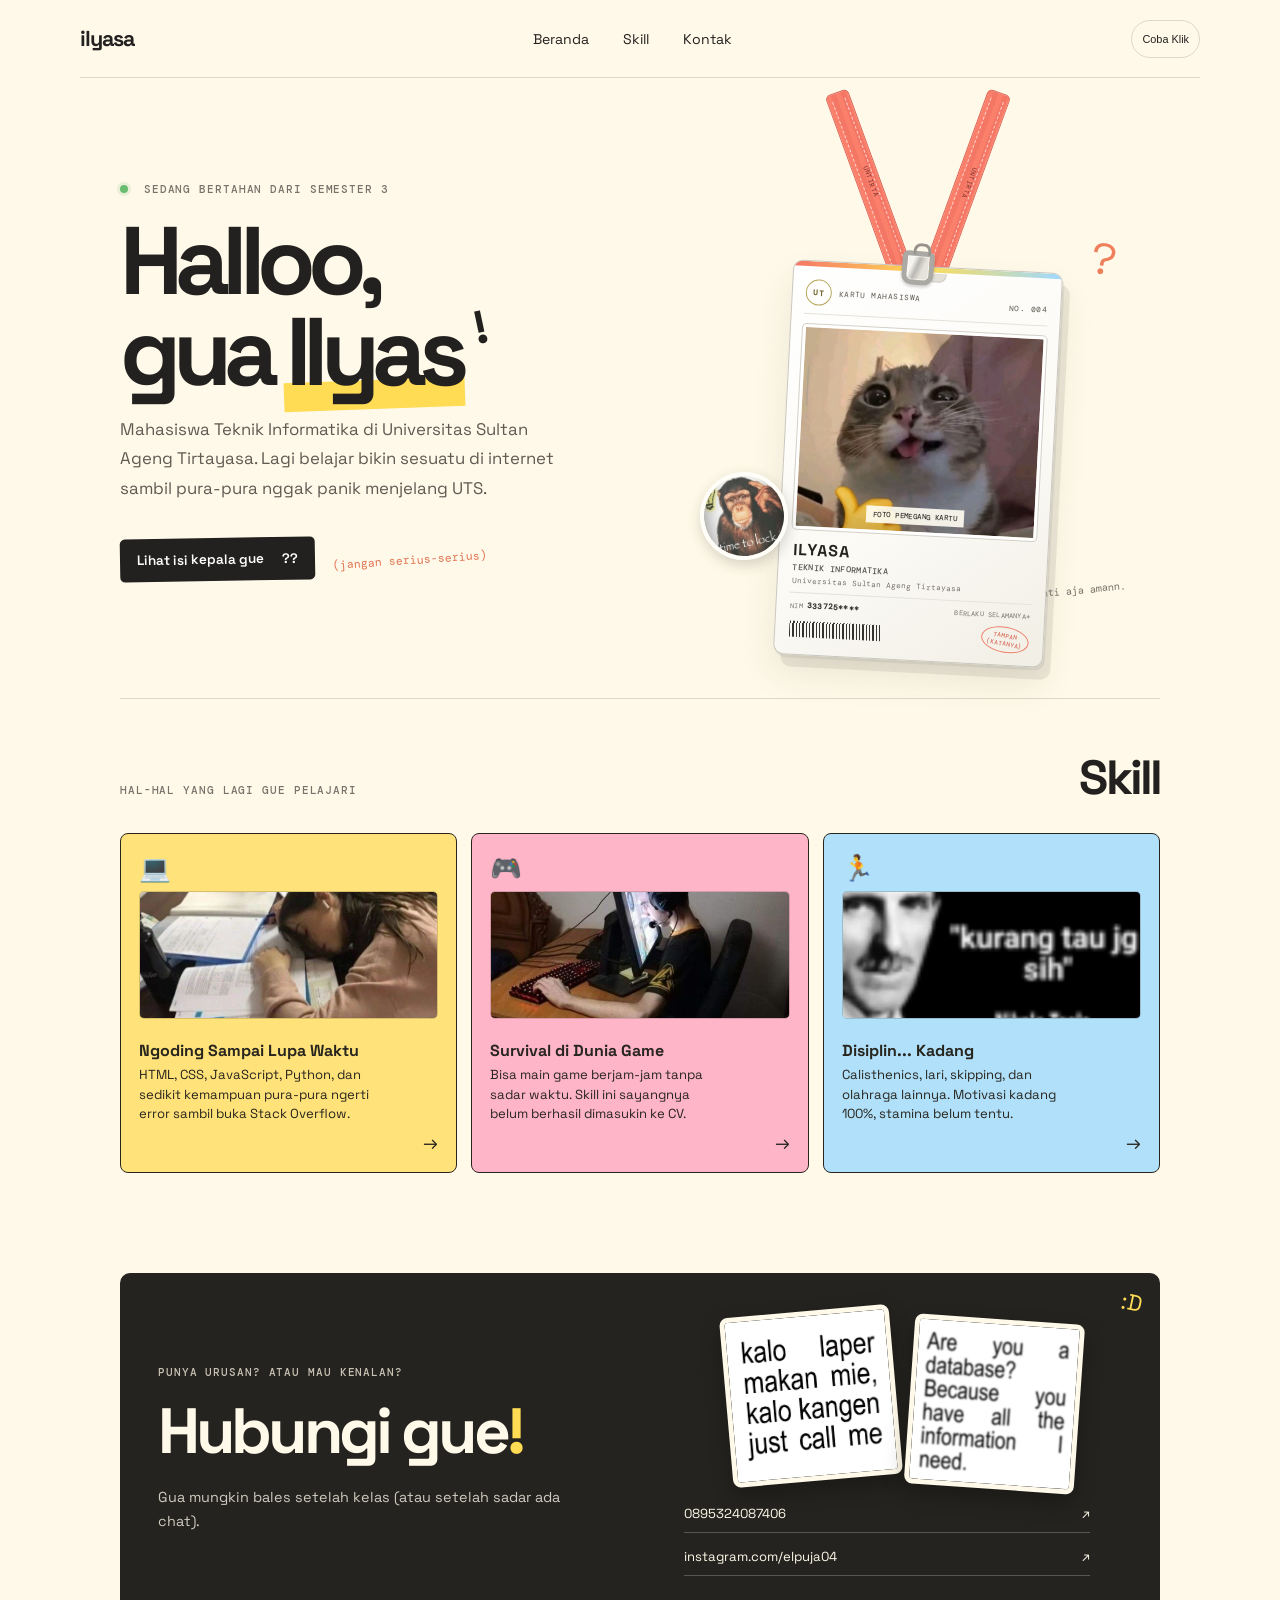
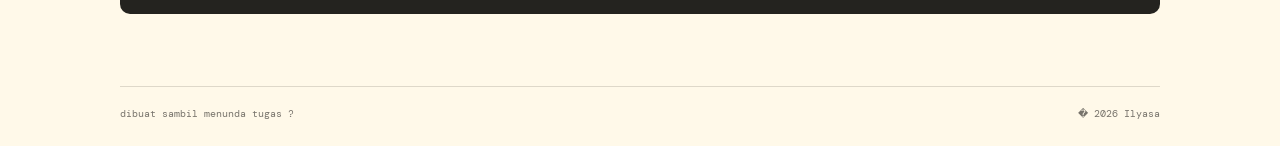
<file: days - 1/index.html>
<!DOCTYPE html>
<html lang="id">
<head>
    <meta charset="UTF-8">
    <meta name="viewport" content="width=device-width, initial-scale=1.0">
    <meta name="theme-color" content="#fff4c8">
    <title>D-1 Profile-Cihhuyyy</title>
    <link rel="stylesheet" href="style.css">
</head>
<body>
    <header class="site-header">
        <a class="brand" href="#home" aria-label="Ke beranda">ilyasa<span></span></a>
        <nav aria-label="Navigasi utama">
            <a href="#home">Beranda</a>
            <a href="#skills">Skill</a>
            <a href="#contact">Kontak</a>
        </nav>
        <button class="theme-toggle" type="button" aria-label="Ganti tema" aria-pressed="false">Coba Klik</button>
    </header>

    <main>
        <section class="hero section-wrap" id="home">
            <div class="hero-copy">
                <p class="eyebrow"><span class="status-dot"></span> sedang bertahan dari semester 3</p>
                <h1>Halloo,<br>gua <span class="name-highlight">Ilyas</span><span class="wave">!</span></h1>
                <p class="intro">Mahasiswa Teknik Informatika di Universitas Sultan Ageng Tirtayasa. Lagi belajar bikin sesuatu di internet sambil pura-pura nggak panik menjelang UTS.</p>
                <a class="button-link" href="#skills">Lihat isi kepala gue <span aria-hidden="true">??</span></a>
                <span class="scribble" aria-hidden="true">(jangan serius-serius)</span>
            </div>

            <div class="photo-area" aria-label="Foto profil Ilyasa dengan kartu ID bergaya lanyard">
                <div class="badge-hanger">
                    <div class="lanyard-strap" aria-hidden="true">
                        <span class="strap-side strap-left">UNTIRTA</span>
                        <span class="strap-side strap-right">UNTIRTA</span>
                    </div>
                    <div class="lanyard-clip" aria-hidden="true"></div>
                    <div class="id-card">
                        <div class="card-top">
                            <span class="card-brand"><strong>UT</strong><small>KARTU MAHASISWA</small></span>
                            <span class="card-serial">NO. 004</span>
                        </div>
                        <div class="photo-placeholder">
                            <img class="profile-photo" src="./assets penting/foto_guehj.jpeg" alt="Foto profil Ilyasa: kucing dengan pose santai">
                            <span class="photo-label">FOTO PEMEGANG KARTU</span>
                        </div>
                        <div class="card-info">
                            <strong>ILYASA</strong>
                            <span class="card-role">TEKNIK INFORMATIKA</span>
                            <span class="card-campus">Universitas Sultan Ageng Tirtayasa</span>
                        </div>
                        <div class="card-meta"><span>NIM <strong>333725****</strong></span><span>BERLAKU SELAMANYA*</span></div>
                        <div class="card-footer"><span class="card-barcode" aria-hidden="true"></span><span class="card-stamp">TAMPAN<br>(KATANYA)</span></div>
                    </div>
                </div>
                <img class="photo-sticker" src="./assets penting/319333429849190320.jpeg" alt="Monyet kecil jadi penyemangat kuliah">
                <span class="orbit orbit-one" aria-hidden="true">?</span>
                <span class="orbit orbit-two" aria-hidden="true">?</span>
                <span class="photo-caption">foto formal? nanti aja amann.</span>
            </div>
        </section>

        <section class="skills section-wrap" id="skills">
            <div class="section-heading">
                <p class="eyebrow">hal-hal yang lagi gue pelajari</p>
                <h2>Skill</h2>
            </div>
        
            <div class="skill-list">
                <article class="skill-card skill-yellow">
                    <span class="skill-emoji">💻</span>
                    <img class="skill-image" src="./assets penting/jurusan.jpeg" alt="Meme mahasiswa tertidur saat belajar">
                    <div>
                        <h3>Ngoding Sampai Lupa Waktu</h3>
                        <p>HTML, CSS, JavaScript, Python, dan sedikit kemampuan pura-pura ngerti error sambil buka Stack Overflow.</p>
                    </div>
                    <span class="card-arrow">→</span>
                </article>

                <article class="skill-card skill-pink">
                    <span class="skill-emoji">🎮</span>
                    <img class="skill-image" src="./assets penting/game.jpeg" alt="Meme gamer yang terlalu fokus bermain">
                    <div>
                        <h3>Survival di Dunia Game</h3>
                        <p>Bisa main game berjam-jam tanpa sadar waktu. Skill ini sayangnya belum berhasil dimasukin ke CV.</p>
                    </div>
                    <span class="card-arrow">→</span>
                </article>

                <article class="skill-card skill-blue">
                    <span class="skill-emoji">🏃</span>
                    <img class="skill-image" src="./assets penting/quotes.jpeg" alt="Kutipan absurd bergaya Nikola Tesla">
                    <div>
                        <h3>Disiplin... Kadang</h3>
                        <p>Calisthenics, lari, skipping, dan olahraga lainnya. Motivasi kadang 100%, stamina belum tentu.</p>
                    </div>
                    <span class="card-arrow">→</span>
                </article>
            </div>


        </section>

        <section class="contact section-wrap" id="contact">
            <div class="contact-box">
                <div class="contact-copy-wrap">
                    <p class="eyebrow">punya urusan? atau mau kenalan?</p>
                    <h2>Hubungi gue<span>!</span></h2>
                    <p class="contact-copy">Gua mungkin bales setelah kelas (atau setelah sadar ada chat).</p>
                </div>
                <div class="contact-side">
                    <div class="contact-images" aria-label="Meme buat yang mau menghubungi Ilyasa">
                        <img class="contact-image contact-image-call" src="./assets penting/call_me.jpeg" alt="Meme: kalau kangen, just call me">
                        <img class="contact-image contact-image-database" src="./assets penting/database.jpeg" alt="Meme gombalan: kamu database karena punya semua informasi yang dibutuhkan">
                    </div>
                    <div class="contact-links">
                        <a href="tel:+62895324087406">0895324087406 <span aria-hidden="true">↗</span></a>
                        <a href="https://instagram.com/elpuja04" target="_blank" rel="noreferrer">instagram.com/elpuja04 <span aria-hidden="true">↗</span></a>
                    </div>
                </div>
                <span class="contact-doodle" aria-hidden="true">:D</span>
            </div>
        </section>
    </main>

    <footer class="site-footer"><span>dibuat sambil menunda tugas ?</span><span>� <span id="year"></span> Ilyasa</span></footer>
    <script src="script.js"></script>
</body>
</html>
</file>
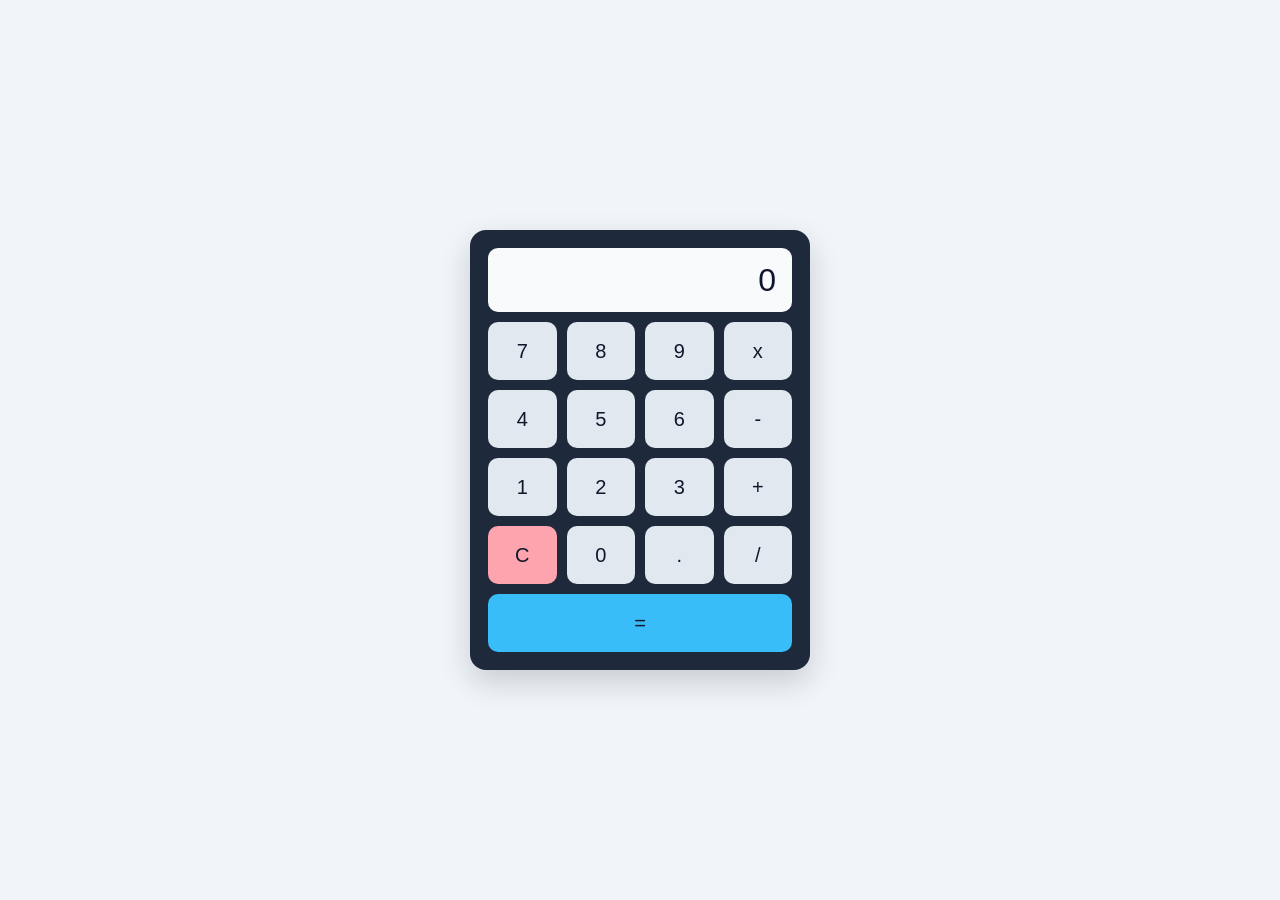
<file: days - 2/index.html>
<!DOCTYPE html>
<html lang="en">
<head>
    <meta charset="UTF-8">
    <meta name="viewport" content="width=device-width, initial-scale=1.0">
    <title>Day - 2 Kalkulator</title>
    <link rel="stylesheet" href="style.css">
</head>
<body>
    <div id="container">
        <div id="display">0</div>
        <div id="btnNumber">
            <button class="angka">9</button>
            <button class="angka">8</button>
            <button class="angka">7</button>
            <button class="angka">6</button>
            <button class="angka">5</button>
            <button class="angka">4</button>
            <button class="angka">3</button>
            <button class="angka">2</button>
            <button class="angka">1</button>
            <button class="angka">0</button>
        </div>
        <div id="btnOperator">
            <button class="operator">+</button>
            <button class="operator">-</button>
            <button class="operator">x</button>
            <button class="operator">/</button>
        </div>
        <div id="otherBtn">
            <button id="equal">=</button>
            <button id="clear">C</button>
            <button id="decimal">.</button>
        </div>
    </div>

    <script src="script.js"></script>
</body>
</html>
</file>
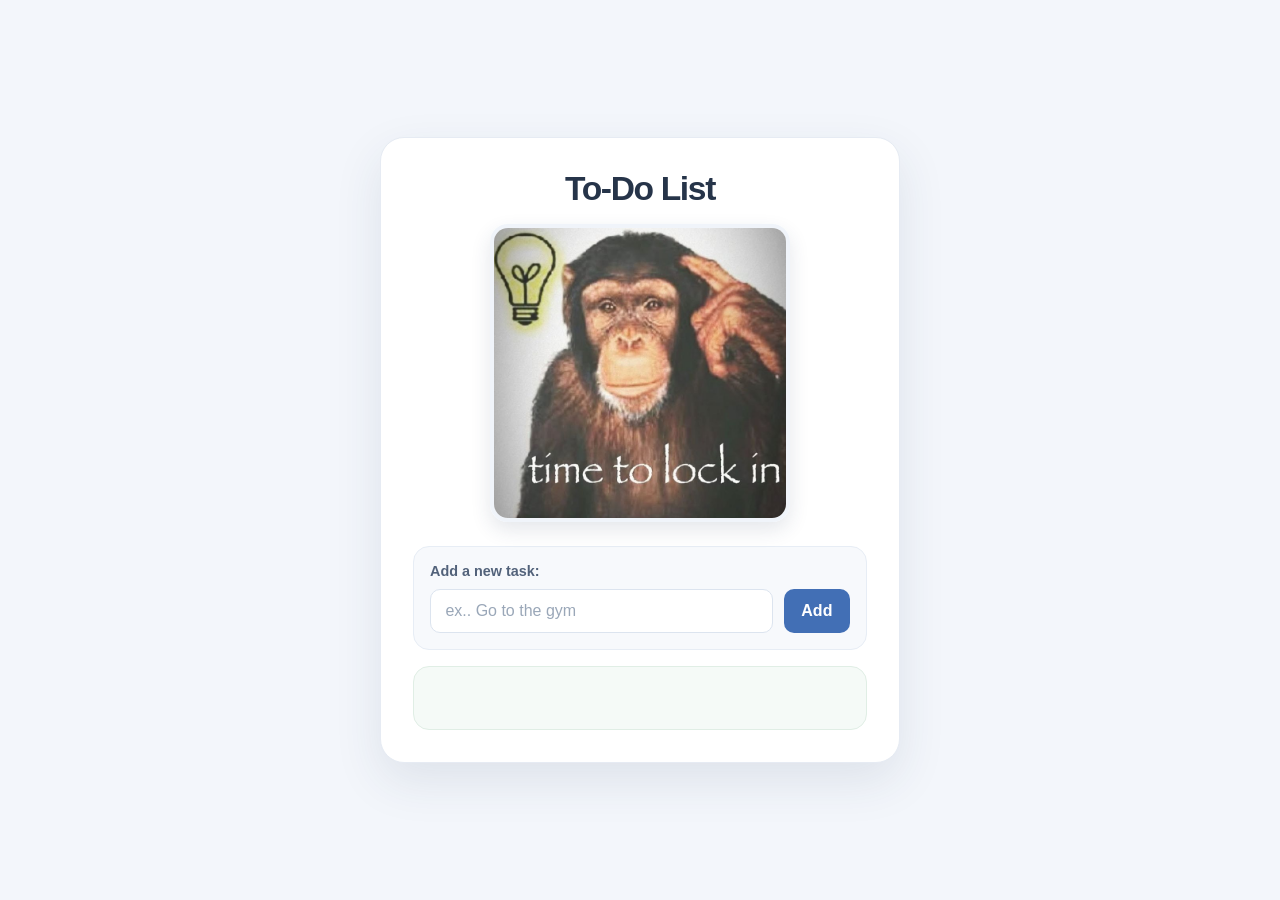
<file: days - 3/index.html>
<!DOCTYPE html>
<html lang="en">
<head>
    <meta charset="UTF-8">
    <meta name="viewport" content="width=device-width, initial-scale=1.0">
    <title>Day - 3 To-Do List</title>
    <link rel="stylesheet" href="style.css">
</head>
<body>
<div id="app">
    <header>
        <h2>To-Do List</h2>
        <div class="meme">
        <img src="../days - 1/assets penting/319333429849190320.jpeg" alt="">
        </div>
    </header>
    <div id="container">
        <div class="toDo">
            <label for="input">Add a new task:</label>
            <input type="text" id="input" placeholder="ex.. Go to the gym">
            <button id="add">Add</button>
        </div>
        <div class="check">
            <ul id="task-list"></ul>
        </div>
    </div>
</div>
    <script src="script.js"></script>
</body>
</file>
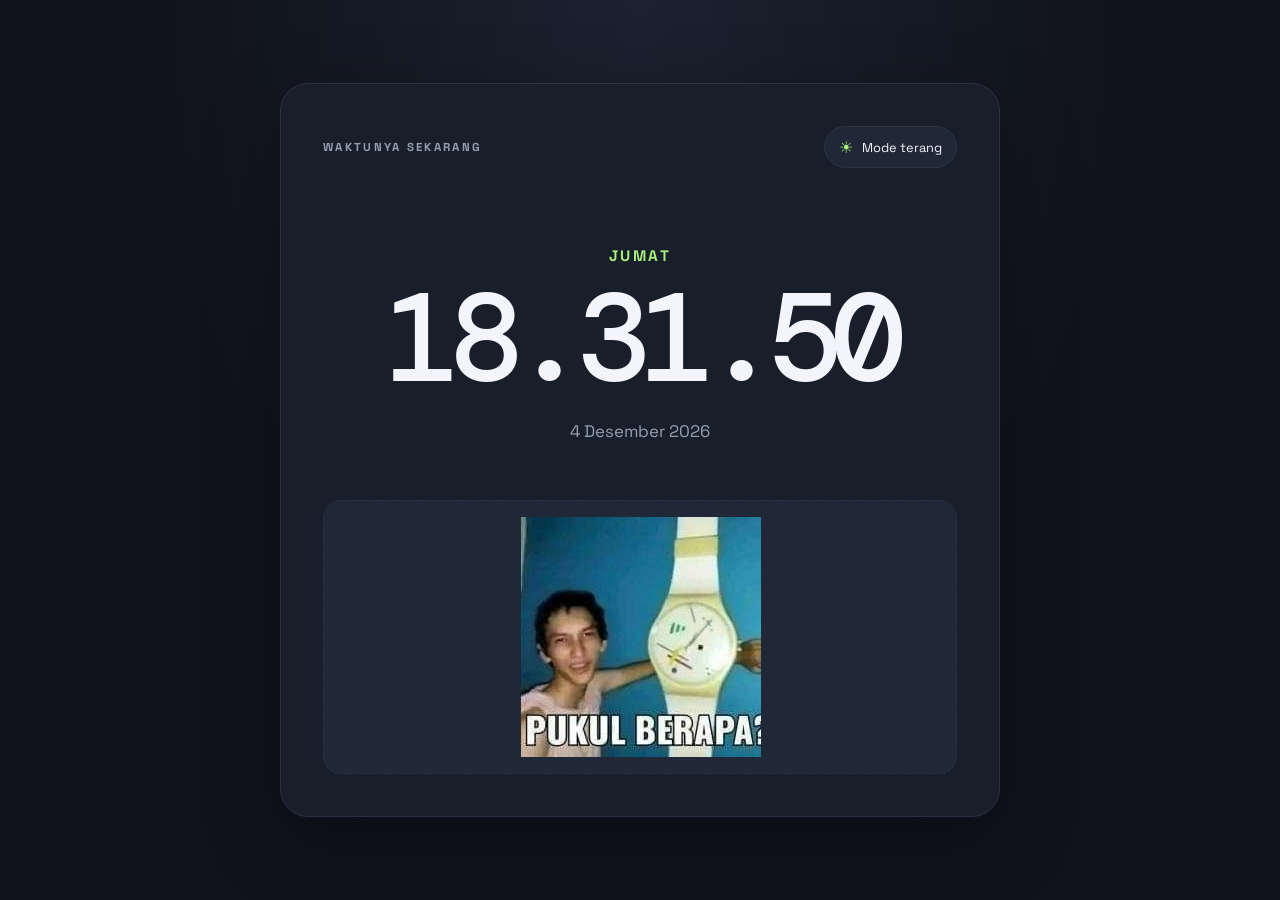
<file: days - 4/index.html>
﻿<!DOCTYPE html>
<html lang="id">
<head>
    <meta charset="UTF-8">
    <meta name="viewport" content="width=device-width, initial-scale=1.0">
    <meta name="theme-color" content="#10131c">
    <title>Day 4 — Digital Clock</title>
    <link rel="stylesheet" href="style.css">
    <script src="script.js" defer></script>
</head>
<body>
    <main class="clock-card">
        <header class="topbar">
            <p class="eyebrow">WAKTUNYA SEKARANG</p>
            <button class="theme-toggle" type="button" aria-label="Ganti ke tema terang" aria-pressed="false">
                <span class="theme-icon" aria-hidden="true">☀</span>
                <span class="theme-label">Mode terang</span>
            </button>
        </header>

        <section class="clock-content" aria-label="Jam digital">
            <p class="day"></p>
            <div class="clock" role="timer" aria-live="off">00:00:00</div>
            <p class="date"></p>
        </section>

        <section class="meme-slot" aria-label="Area meme">
            <img class="meme-image" src="times.jpeg" alt="Meme orang bertanya, “Pukul berapa?”">
        </section>
    </main>
</body>
</html>
</file>
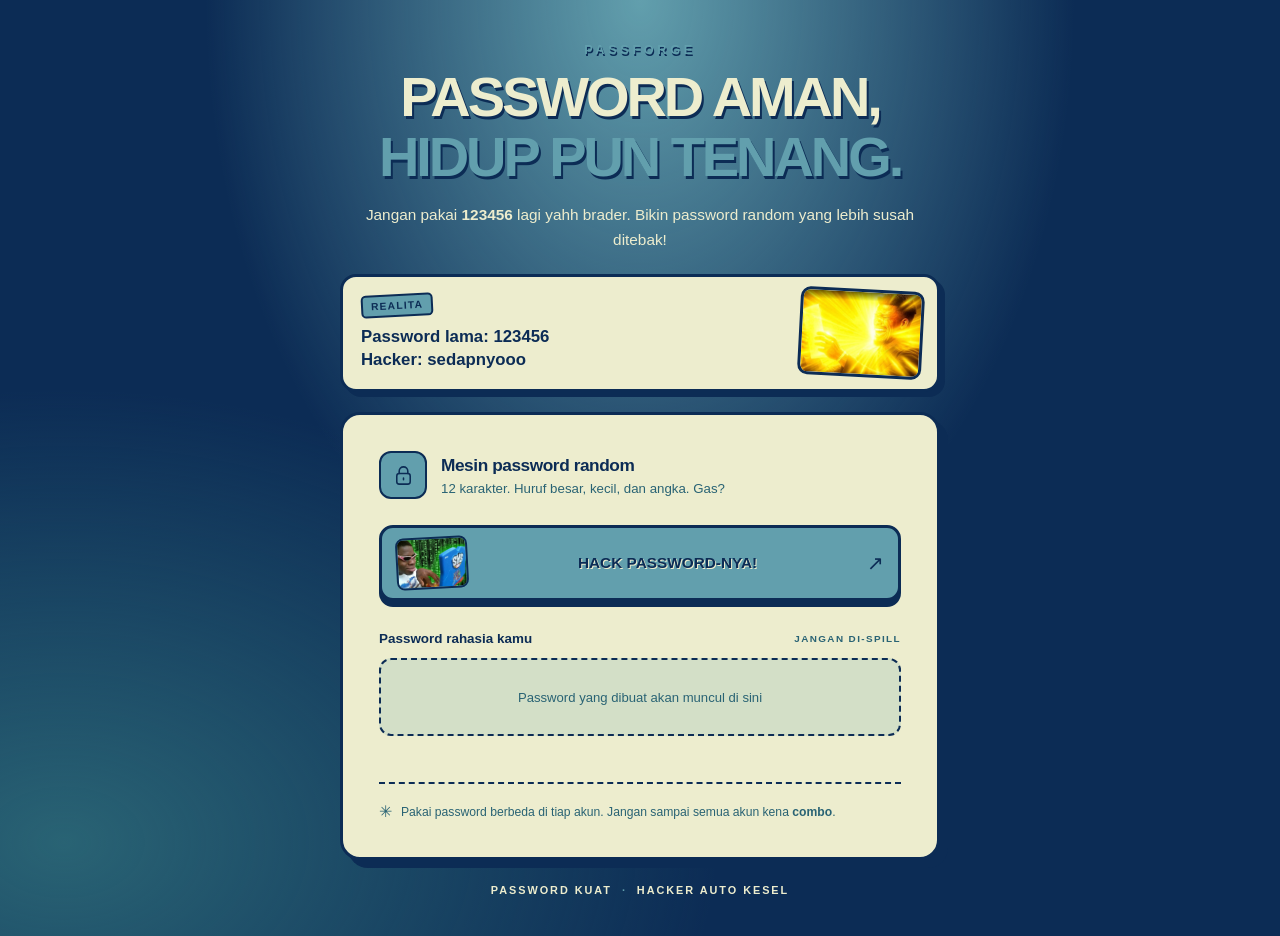
<file: days - 5/index.html>
<!DOCTYPE html>
<html lang="id">
<head>
    <meta charset="UTF-8">
    <meta name="viewport" content="width=device-width, initial-scale=1.0">
    <meta name="theme-color" content="#0C2C55">
    <meta name="description" content="PassForge adalah random password generator untuk membuat password yang kuat dan sulit ditebak.">
    <title>Day 5 — PassForge | Random Password Generator</title>
    <link rel="stylesheet" href="style.css">
</head>
<body>
    <main id="container">

        <header class="intro">
            <p class="brand">PASSFORGE</p>

            <h1>Password aman,<br><span>Hidup pun Tenang.</span></h1>

            <p class="intro-copy">
                Jangan pakai <strong>123456</strong> lagi yahh brader.
                Bikin password random yang lebih susah ditebak!
            </p>
        </header>

        <aside class="meme-banner" aria-label="Meme tentang password">
            <div class="meme-caption">
                <span class="meme-tag">REALITA</span>
                <p>
                    Password lama: <strong>123456</strong><br>
                    Hacker: <strong>sedapnyooo</strong>
                </p>
            </div>

            <img 
                src="top_secret/gold.jpeg" 
                alt="Meme dengan efek emas dramatis"
            >
        </aside>

        <section class="generator-card" aria-labelledby="generator-title">

            <div class="card-heading">
                <div class="lock-icon" aria-hidden="true">
                    <svg viewBox="0 0 24 24" fill="none">
                        <path d="M7.5 10V7.5a4.5 4.5 0 0 1 9 0V10" />
                        <rect x="5" y="10" width="14" height="11" rx="2.5" />
                        <path d="M12 14.5v2" />
                    </svg>
                </div>

                <div>
                    <h2 id="generator-title">Mesin password random</h2>
                    <p class="card-description">
                        12 karakter. Huruf besar, kecil, dan angka. Gas?
                    </p>
                </div>
            </div>

            <div class="pass">
                <button class="get_pass" type="button">
                    <img 
                        class="button-meme" 
                        src="top_secret/hack.jpeg" 
                        alt=""
                    >

                    <span class="button-label">
                        HACK PASSWORD-NYA!
                    </span>

                    <span class="button-arrow" aria-hidden="true">
                        ↗
                    </span>
                </button>
            </div>

            <section class="result" aria-labelledby="result-title">

                <div class="result-heading">
                    <h3 id="result-title">
                        Password rahasia kamu
                    </h3>

                    <span class="result-label">
                        JANGAN DI-SPILL
                    </span>
                </div>

                <ul aria-live="polite" aria-relevant="additions text"></ul>

                <p 
                    class="result-status" 
                    role="status" 
                    aria-live="polite"
                ></p>

            </section>

            <div class="card-footer">
                <span class="footer-icon" aria-hidden="true">
                    ✳
                </span>

                <p>
                    Pakai password berbeda di tiap akun.
                    Jangan sampai semua akun kena <strong>combo</strong>.
                </p>
            </div>

        </section>

        <p class="page-note">
            PASSWORD KUAT <span>·</span> HACKER AUTO KESEL
        </p>

    </main>

    <script src="script.js"></script>
</body>
</html>
</file>
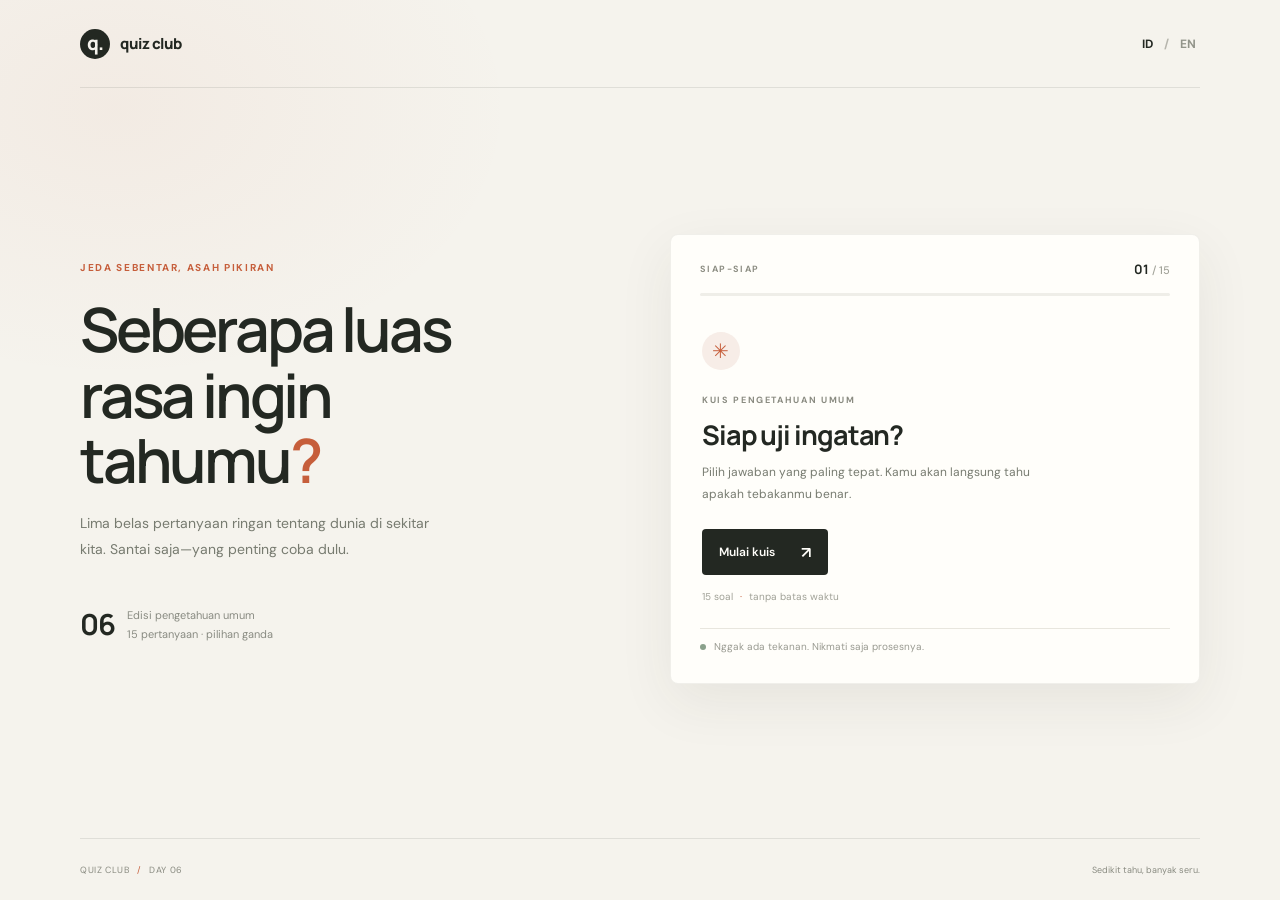
<file: days - 6/index.html>
<!DOCTYPE html>
<html lang="id">
<head>
    <meta charset="UTF-8">
    <meta name="viewport" content="width=device-width, initial-scale=1.0">
    <meta name="theme-color" content="#f5f3ed">
    <meta name="description" content="Kuis singkat untuk menguji pengetahuan umum. Pilih bahasa dan mulai bermain.">
    <title>Quiz Club — Kuis Pengetahuan Umum</title>
    <link rel="stylesheet" href="style.css">
</head>
<body>
    <main class="page-shell">
        <header class="topbar">
            <a class="wordmark" href="./" aria-label="Quiz Club, beranda">
                <span class="wordmark-mark" aria-hidden="true">q.</span>
                <span>quiz club</span>
            </a>
            <div class="language-picker" role="group" aria-label="Pilih bahasa">
                <button class="language-button is-active" type="button" data-language="id" aria-pressed="true">ID</button>
                <span aria-hidden="true">/</span>
                <button class="language-button" type="button" data-language="en" aria-pressed="false">EN</button>
            </div>
        </header>

        <section class="quiz-layout" aria-live="polite">
            <div class="intro-column">
                <p class="eyebrow" id="eyebrow">JEDA SEBENTAR, ASAH PIKIRAN</p>
                <h1 id="page-title">Seberapa luas<br>rasa ingin tahumu<span class="title-period">?</span></h1>
                <p class="intro-copy" id="intro-copy">Lima belas pertanyaan ringan tentang dunia di sekitar kita. Santai saja—yang penting coba dulu.</p>
                <div class="edition-note">
                    <span class="edition-number">06</span>
                    <span id="edition-copy">Edisi pengetahuan umum<br>15 pertanyaan · pilihan ganda</span>
                </div>
            </div>

            <div class="quiz-card" id="quiz-card">
                <div class="card-topline">
                    <span class="card-kicker" id="card-kicker">SIAP-SIAP</span>
                    <span class="card-index" id="card-index">01 <span>/ 15</span></span>
                </div>
                <div class="progress-track" id="progress-track" role="progressbar" aria-label="Progres kuis" aria-valuemin="0" aria-valuemax="15" aria-valuenow="0">
                    <span class="progress-fill" id="progress-fill"></span>
                </div>

                <div class="welcome-panel" id="welcome-panel">
                    <div class="sparkle" aria-hidden="true">✳</div>
                    <p class="welcome-label" id="welcome-label">KUIS PENGETAHUAN UMUM</p>
                    <h2 id="welcome-title">Siap uji ingatan?</h2>
                    <p class="welcome-copy" id="welcome-copy">Pilih jawaban yang paling tepat. Kamu akan langsung tahu apakah tebakanmu benar.</p>
                    <button class="primary-button" id="start-button" type="button">
                        <span id="start-label">Mulai kuis</span>
                        <span aria-hidden="true">↗</span>
                    </button>
                    <p class="small-note" id="small-note">15 soal <span>·</span> tanpa batas waktu</p>
                </div>

                <div class="question-panel" id="question-panel" hidden>
                    <div class="question-meta">
                        <span class="category-pill" id="category-pill"></span>
                        <span class="score-note" id="score-note"></span>
                    </div>
                    <h2 class="question-title" id="question-title"></h2>
                    <div class="answer-list" id="answer-list"></div>
                    <p class="answer-feedback" id="answer-feedback" role="status" aria-live="polite"></p>
                    <button class="primary-button next-button" id="next-button" type="button" hidden>
                        <span id="next-label">Pertanyaan berikutnya</span>
                        <span aria-hidden="true">→</span>
                    </button>
                </div>

                <div class="result-panel" id="result-panel" hidden>
                    <div class="result-stamp" aria-hidden="true">✓</div>
                    <p class="welcome-label" id="result-label">SELESAI</p>
                    <h2 id="result-title">Kuis selesai!</h2>
                    <p class="result-score"><strong id="final-score">0</strong><span id="score-total"> / 15</span></p>
                    <p class="result-copy" id="result-copy"></p>
                    <button class="primary-button" id="restart-button" type="button">
                        <span id="restart-label">Coba lagi</span>
                        <span aria-hidden="true">↻</span>
                    </button>
                </div>

                <div class="card-footnote">
                    <span class="footnote-dot" aria-hidden="true"></span>
                    <span id="footnote">Nggak ada tekanan. Nikmati saja prosesnya.</span>
                </div>
            </div>
        </section>

        <footer class="page-footer">
            <span>QUIZ CLUB <span class="footer-divider">/</span> DAY 06</span>
            <span id="footer-copy">Sedikit tahu, banyak seru.</span>
        </footer>
    </main>
    <script src="script.js"></script>
</body>
</html>
</file>
<file: days - 1/style.css>
@import url('https://fonts.googleapis.com/css2?family=DM+Mono:wght@400;500&family=Space+Grotesk:wght@400;500;600;700&display=swap');
:root {
  color-scheme: light;
  --paper: #fff9e9;
  --ink: #22211f;
  --muted: #77736b;
  --line: #ded8c9;
  --yellow: #ffdc54;
  --pink: #ff9ebe;
  --blue: #9ed9ff;
  --card: #fffdf7;
}
* {
  box-sizing: border-box;
}
html {
  scroll-behavior: smooth;
}
body {
  margin: 0;
  background: var(--paper);
  color: var(--ink);
  font-family: 'Space Grotesk', sans-serif;
  transition: background .25s, color .25s;
}
a {
  color: inherit;
}
.site-header {
  width: min(1120px, calc(100% - 48px));
  height: 78px;
  margin: auto;
  display: flex;
  align-items: center;
  justify-content: space-between;
  border-bottom: 1px solid var(--line);
}
.brand {
  font-size: 1.35rem;
  font-weight: 700;
  text-decoration: none;
  letter-spacing: -1px;
}
.brand span {
  color: #f07642;
  font: 500 .7rem 'DM Mono', monospace;
  vertical-align: top;
}
nav {
  display: flex;
  gap: 34px;
}
nav a {
  text-decoration: none;
  font-size: .88rem;
}
nav a:hover {
  text-decoration: underline;
  text-decoration-thickness: 2px;
  text-underline-offset: 5px;
}
.theme-toggle {
  border: 1px solid var(--line);
  border-radius: 999px;
  background: transparent;
  color: inherit;
  min-width: 38px;
  height: 38px;
  padding: 0 10px;
  font-size: .68rem;
  white-space: nowrap;
  cursor: pointer;
}
.section-wrap {
  width: min(1040px, calc(100% - 48px));
  margin: auto;
}
.hero {
  min-height: 620px;
  display: grid;
  grid-template-columns: 1.04fr .96fr;
  align-items: center;
  gap: 32px;
  padding-top: 30px;
  padding-bottom: 54px;
}
.eyebrow {
  font: 500 .7rem 'DM Mono', monospace;
  text-transform: uppercase;
  letter-spacing: .08em;
  color: var(--muted);
}
.status-dot {
  display: inline-block;
  width: 8px;
  height: 8px;
  margin-right: 8px;
  background: #67bc70;
  border-radius: 50%;
  box-shadow: 0 0 0 3px #67bc7025;
  animation: status-pulse 2.2s ease-out infinite;
}
h1 {
  margin: 20px 0 18px;
  font-size: clamp(3.7rem, 7.5vw, 6.7rem);
  line-height: .94;
  letter-spacing: -.085em;
}
.name-highlight {
  position: relative;
  z-index: 0;
  white-space: nowrap;
}
.name-highlight::after {
  content: '';
  position: absolute;
  z-index: -1;
  height: .3em;
  bottom: .04em;
  left: -.03em;
  right: -.04em;
  background: var(--yellow);
  transform: rotate(-2deg);
}
.wave {
  display: inline-block;
  margin-left: 13px;
  font-size: .48em;
  vertical-align: top;
  transform: rotate(-12deg);
  animation: wave-wiggle 2s ease-in-out infinite;
}
.intro {
  max-width: 440px;
  color: #5f5a52;
  font-size: 1.05rem;
  line-height: 1.75;
}
.button-link {
  display: inline-flex;
  gap: 18px;
  align-items: center;
  margin-top: 18px;
  padding: 13px 17px;
  background: var(--ink);
  color: white;
  border-radius: 5px;
  text-decoration: none;
  font-size: .85rem;
  font-weight: 600;
  transform: rotate(-1deg);
  transition: transform .2s;
}
.button-link:hover {
  transform: rotate(1deg) translateY(-2px);
}
.scribble {
  margin-left: 14px;
  color: #e27350;
  font: .72rem 'DM Mono', monospace;
  transform: rotate(-4deg);
  display: inline-block;
}
.photo-area {
  height: 480px;
  position: relative;
  display: grid;
  place-items: center;
}
.badge-hanger {
  position: relative;
  z-index: 1;
  width: 270px;
  margin-top: 130px;
  transform-origin: 50% -175px;
  animation: badge-swing 5.4s ease-in-out infinite;
}
.lanyard-strap {
  position: absolute;
  z-index: 0;
  bottom: calc(100% - 5px);
  left: 50%;
  height: 190px;
  width: 150px;
  transform: translateX(-50%);
}
.strap-side {
  position: absolute;
  bottom: 0;
  width: 24px;
  height: 100%;
  overflow: hidden;
  border: 1px solid #df6656;
  border-radius: 5px 5px 2px 2px;
  background: repeating-linear-gradient(90deg, #fa806c 0 5px, #f47766 5px 10px);
  color: #8f3d38;
  font: 500 .42rem 'DM Mono', monospace;
  letter-spacing: .1em;
  line-height: 1;
  text-align: center;
  writing-mode: vertical-rl;
  padding: 10px 6px;
}
.strap-side::after {
  content: '';
  position: absolute;
  inset: 7px 4px;
  border-left: 1px dashed #ffffffa0;
  border-right: 1px dashed #ffffffa0;
  pointer-events: none;
}
.strap-left {
  left: calc(50% - 29px);
  transform: rotate(-20deg);
  transform-origin: 50% 100%;
}
.strap-right {
  left: calc(50% + 5px);
  transform: rotate(20deg);
  transform-origin: 50% 100%;
}
.lanyard-clip {
  position: absolute;
  z-index: 3;
  top: -15px;
  left: 50%;
  width: 32px;
  height: 34px;
  border: 5px solid #aaa9a4;
  border-radius: 6px 6px 10px 10px;
  background: linear-gradient(110deg, #f5f4ef 0 25%, #b8b7b1 45%, #e6e3da 68%);
  box-shadow: 0 2px 3px #26231b35, inset 0 0 0 1px #ffffffa8;
  transform: translateX(-50%) rotate(5deg);
}
.lanyard-clip::after {
  content: '';
  position: absolute;
  width: 12px;
  height: 9px;
  left: 5px;
  top: -13px;
  border: 3px solid #96948d;
  border-bottom: 0;
  border-radius: 8px 8px 0 0;
}
.id-card {
  position: relative;
  z-index: 1;
  width: 100%;
  padding: 12px;
  overflow: hidden;
  background: linear-gradient(145deg, #fff 0%, #fbfaf5 58%, #f1eee5 100%);
  border: 1px solid #c9c7c0;
  border-radius: 10px;
  box-shadow: 2px 3px 0 #8d8b8528, 8px 12px 0 #26231b16, 0 18px 35px #35301c18;
  transform: rotate(3deg);
}
.id-card::before {
  content: '';
  position: absolute;
  top: 0;
  left: 0;
  right: 0;
  height: 5px;
  background: linear-gradient(90deg, #f47766, #ffdc54 48%, #9ed9ff);
}
.id-card::after {
  content: '';
  position: absolute;
  top: 6px;
  left: 50%;
  width: 36px;
  height: 8px;
  border: 1px solid #c9c7c0;
  border-top: 0;
  border-radius: 0 0 8px 8px;
  background: #e4e1d9;
  transform: translateX(-50%);
}
.card-top {
  display: flex;
  justify-content: space-between;
  align-items: center;
  min-height: 39px;
  padding: 6px 1px 8px;
  border-bottom: 1px solid #e5e2d9;
  font: 500 .48rem 'DM Mono', monospace;
  letter-spacing: .06em;
  color: #77736b;
}
.card-brand {
  display: flex;
  align-items: center;
  gap: 7px;
}
.card-brand strong {
  display: grid;
  width: 26px;
  height: 26px;
  place-items: center;
  border: 1px solid #b8a85b;
  border-radius: 50%;
  color: #73652b;
  font: 700 .48rem 'DM Mono', monospace;
}
.card-brand small {
  font: 500 .48rem 'DM Mono', monospace;
}
.card-serial {
  align-self: flex-end;
  padding-bottom: 3px;
}
.photo-placeholder {
  position: relative;
  height: 205px;
  margin-top: 10px;
  overflow: hidden;
  border: 3px solid #fff;
  border-radius: 4px;
  background: #eee5d1;
  box-shadow: 0 0 0 1px #d3d0c7;
}
.profile-photo {
  display: block;
  width: 100%;
  height: 100%;
  object-fit: cover;
  object-position: center 42%;
}
.photo-label {
  position: absolute;
  bottom: 7px;
  left: 50%;
  max-width: calc(100% - 20px);
  padding: 4px 7px;
  background: #fffdf2e8;
  color: #3b3932;
  font: 500 .46rem 'DM Mono', monospace;
  letter-spacing: .06em;
  text-align: center;
  transform: translateX(-50%);
  white-space: nowrap;
}
.photo-sticker {
  position: absolute;
  z-index: 2;
  left: 5%;
  bottom: 56px;
  width: clamp(62px, 11vw, 88px);
  aspect-ratio: 1;
  object-fit: cover;
  border: 4px solid var(--card);
  border-radius: 50%;
  box-shadow: 0 5px 14px #26231b30;
  transform: rotate(-12deg);
}
.card-info {
  display: flex;
  flex-direction: column;
  gap: 2px;
  padding: 10px 2px 7px;
  border-bottom: 1px solid #e5e2d9;
}
.card-info strong {
  color: #25241f;
  font-size: 1rem;
  letter-spacing: .08em;
}
.card-info .card-role {
  color: #55534c;
  font: 500 .52rem 'DM Mono', monospace;
  letter-spacing: .04em;
}
.card-info .card-campus {
  color: #77736b;
  font: .48rem 'DM Mono', monospace;
}
.card-meta {
  display: flex;
  justify-content: space-between;
  gap: 8px;
  padding: 7px 2px 5px;
  color: #77736b;
  font: .42rem 'DM Mono', monospace;
  letter-spacing: .03em;
}
.card-meta strong {
  color: #37352e;
  font-size: .48rem;
}
.card-footer {
  display: flex;
  min-height: 20px;
  align-items: center;
  justify-content: space-between;
  padding: 1px 2px 0;
}
.card-barcode {
  width: 92px;
  height: 16px;
  background: repeating-linear-gradient(90deg, #34332d 0 1px, transparent 1px 3px, #34332d 3px 5px, transparent 5px 7px, #34332d 7px 8px, transparent 8px 10px);
}
.card-stamp {
  border: 1px solid #ee806b;
  border-radius: 50%;
  color: #dc6e5c;
  padding: 4px 5px;
  font: 500 .38rem 'DM Mono', monospace;
  text-align: center;
  transform: rotate(8deg);
}
.orbit {
  position: absolute;
  color: #ef805c;
}
.orbit-one {
  top: 95px;
  right: 44px;
  font-size: 2.7rem;
  transform: rotate(12deg);
}
.orbit-two {
  left: 32px;
  bottom: 70px;
  color: #eebc32;
  font-size: 2rem;
}
.photo-caption {
  position: absolute;
  right: 7%;
  bottom: 16px;
  color: var(--muted);
  font: .65rem 'DM Mono', monospace;
  transform: rotate(-5deg);
}
.skills {
  padding: 48px 0 100px;
  border-top: 1px solid var(--line);
}
.section-heading {
  display: flex;
  align-items: baseline;
  justify-content: space-between;
  gap: 20px;
  margin-bottom: 25px;
}
.section-heading .eyebrow {
  margin: 0;
}
h2 {
  margin: 0;
  font-size: clamp(2rem, 4vw, 3rem);
  letter-spacing: -.06em;
}
.skill-list {
  display: grid;
  grid-template-columns: repeat(3, 1fr);
  gap: 14px;
}
.skill-card {
  min-height: 340px;
  padding: 18px;
  display: flex;
  flex-direction: column;
  justify-content: space-between;
  border: 1px solid #28251e;
  border-radius: 8px;
  color: #28251e;
  transition: transform .25s ease, box-shadow .25s ease;
}
.skill-card:hover {
  transform: translateY(-7px) rotate(-1deg);
  box-shadow: 0 12px 22px #26231b20;
}
.skill-yellow {
  background: #ffe37a;
}
.skill-pink {
  background: #ffb5c8;
}
.skill-blue {
  background: #b0e0fa;
}
.skill-emoji {
  font-size: 1.6rem;
}
.skill-image {
  display: block;
  width: 100%;
  height: 128px;
  object-fit: cover;
  border: 1px solid #28251e30;
  border-radius: 5px;
  transition: transform .35s ease;
}
.skill-card:hover .skill-image {
  transform: scale(1.025);
}
.skill-card h3 {
  margin: 14px 0 4px;
  font-size: 1rem;
}
.skill-card p {
  margin: 0;
  max-width: 240px;
  font-size: .82rem;
  line-height: 1.5;
}
.card-arrow {
  align-self: flex-end;
  font-size: 1.15rem;
}
.contact {
  padding-bottom: 72px;
}
.contact-box {
  position: relative;
  display: grid;
  grid-template-columns: 1fr .9fr;
  align-items: center;
  gap: 40px;
  overflow: hidden;
  padding: 38px;
  border-radius: 10px;
  background: #24231f;
  color: #fff9e9;
}
.contact-copy-wrap {
  position: relative;
  z-index: 1;
}
.contact-box .eyebrow {
  color: #c9c2b4;
}
.contact-box h2 {
  margin: 10px 0;
  font-size: clamp(2.5rem, 5vw, 4rem);
}
.contact-box h2 span {
  color: var(--yellow);
}
.contact-copy {
  max-width: 430px;
  margin-bottom: 0;
  color: #d0cbbf;
  font-size: .9rem;
  line-height: 1.65;
}
.contact-side {
  display: grid;
  gap: 24px;
}
.contact-images {
  display: flex;
  align-items: center;
  justify-content: center;
  gap: 14px;
  min-width: 0;
}
.contact-image {
  display: block;
  width: min(44%, 170px);
  aspect-ratio: 1;
  object-fit: cover;
  border: 5px solid #fff9e9;
  border-radius: 8px;
  background: #fff;
  box-shadow: 0 9px 20px #0004;
  transition: transform .25s ease;
}
.contact-image-call {
  transform: rotate(-5deg);
}
.contact-image-database {
  transform: rotate(4deg) translateY(8px);
}
.contact-image-call:hover {
  transform: rotate(-2deg) translateY(-4px);
}
.contact-image-database:hover {
  transform: rotate(1deg) translateY(4px);
}
.contact-links {
  display: flex;
  flex-direction: column;
  gap: 15px;
  padding-right: 32px;
}
.contact-links a {
  display: flex;
  justify-content: space-between;
  gap: 10px;
  padding-bottom: 10px;
  border-bottom: 1px solid #ffffff3b;
  color: #fff9e9;
  text-decoration: none;
  font-size: .82rem;
  overflow-wrap: anywhere;
  transition: padding .2s ease, color .2s ease;
}
.contact-links a:hover {
  color: var(--yellow);
  padding-left: 5px;
}
.contact-doodle {
  position: absolute;
  right: 18px;
  top: 15px;
  color: var(--yellow);
  font-size: 1.4rem;
  transform: rotate(12deg);
}
.site-footer {
  width: min(1040px, calc(100% - 48px));
  margin: auto;
  padding: 20px 0 26px;
  display: flex;
  justify-content: space-between;
  border-top: 1px solid var(--line);
  color: var(--muted);
  font: .65rem 'DM Mono', monospace;
}
body.dark-mode {
  color-scheme: dark;
  --paper: #201f1c;
  --ink: #f8f2e5;
  --muted: #aaa398;
  --line: #47433a;
  --card: #343129;
}
.dark-mode .intro {
  color: #d0cabc;
}
.dark-mode .button-link {
  background: #ffdc54;
  color: #22211f;
}
@media (max-width: 720px) {
  .site-header {
    width: calc(100% - 32px);
    height: 66px;
  }
  nav {
    gap: 16px;
  }
  nav a {
    font-size: .76rem;
  }
  .section-wrap {
    width: calc(100% - 36px);
  }
  .hero {
    min-height: 0;
    grid-template-columns: 1fr;
    gap: 0;
    padding-top: 62px;
  }
  .hero-copy {
    position: relative;
    z-index: 2;
  }
  .hero h1 {
    font-size: clamp(4rem, 16vw, 6rem);
  }
  .intro {
    max-width: 520px;
    font-size: .98rem;
  }
  .photo-area {
    height: 450px;
    margin-top: 5px;
  }
  .badge-hanger {
    margin-top: 132px;
  }
  .orbit-one {
    right: 8%;
  }
  .photo-caption {
    right: 6%;
    bottom: 5px;
  }
  .skills {
    padding: 35px 0 70px;
  }
  .section-heading {
    display: block;
  }
  .section-heading h2 {
    margin-top: 10px;
  }
  .skill-list {
    grid-template-columns: 1fr;
    gap: 11px;
  }
  .skill-card {
    min-height: 0;
    gap: 14px;
  }
  .skill-image {
    height: clamp(150px, 42vw, 230px);
  }
  .contact {
    padding-bottom: 48px;
  }
  .contact-box {
    grid-template-columns: 1fr;
    gap: 28px;
    padding: 27px 22px;
  }
  .contact-side {
    gap: 20px;
  }
  .contact-image {
    width: min(42%, 170px);
  }
  .contact-links {
    padding-right: 0;
  }
  .site-footer {
    width: calc(100% - 36px);
    gap: 12px;
    font-size: .58rem;
  }
}
@media (max-width: 390px) {
  .brand {
    font-size: 1.15rem;
  }
  nav {
    gap: 10px;
  }
  nav a {
    font-size: .69rem;
  }
  .theme-toggle {
    min-width: 34px;
    height: 34px;
    padding: 0 7px;
  }
  .scribble {
    display: block;
    margin: 10px 0 0;
  }
  .photo-area {
    height: 420px;
  }
  .badge-hanger {
    width: min(270px, calc(100vw - 88px));
  }
  .photo-placeholder {
    height: clamp(175px, 55vw, 205px);
  }
  .photo-sticker {
    left: 2%;
    bottom: 46px;
  }
  .contact-links a {
    font-size: .73rem;
  }
}
@media (prefers-reduced-motion: reduce) {
  html {
    scroll-behavior: auto;
  }
  *, *::before, *::after {
    transition-duration: .01ms !important;
    animation-duration: .01ms !important;
    animation-iteration-count: 1 !important;
  }
  .reveal { opacity: 1 !important; translate: none !important; }
}

@keyframes status-pulse {
  70%, 100% { box-shadow: 0 0 0 7px #67bc7000; }
}
@keyframes badge-swing {
  0%, 100% { transform: rotate(-1.5deg); }
  50% { transform: rotate(1.5deg); }
}
@keyframes wave-wiggle {
  0%, 100% { transform: rotate(-12deg); }
  50% { transform: rotate(5deg); }
}
.reveal {
  opacity: 0;
  translate: 0 18px;
  transition: opacity .65s ease, translate .65s ease;
}
.reveal.is-visible {
  opacity: 1;
  translate: 0 0; 
}
.skill-card.reveal:nth-child(2) { transition-delay: .1s; }
.skill-card.reveal:nth-child(3) { transition-delay: .2s; }
</file>
<file: days - 2/style.css>
﻿* {
    box-sizing: border-box;
}

body {
    min-height: 100vh;
    margin: 0;
    display: grid;
    place-items: center;
    padding: 24px;
    background: #f1f5f9;
    font-family: Arial, sans-serif;
}

#container {
    width: min(100%, 340px);
    display: grid;
    grid-template-columns: repeat(4, minmax(0, 1fr));
    gap: 10px;
    padding: 18px;
    border-radius: 16px;
    background: #1e293b;
    box-shadow: 0 12px 30px rgb(15 23 42 / 18%);
}

#display {
    grid-column: 1 / -1;
    min-height: 64px;
    display: flex;
    align-items: center;
    justify-content: flex-end;
    overflow: hidden;
    padding: 12px 16px;
    border-radius: 10px;
    background: #f8fafc;
    color: #0f172a;
    font-size: 2rem;
}

#btnNumber,
#btnOperator,
#otherBtn {
    display: contents;
}

button {
    min-height: 58px;
    border: 0;
    border-radius: 10px;
    background: #e2e8f0;
    color: #0f172a;
    font-size: 1.25rem;
    cursor: pointer;
    transition: background-color 120ms ease, transform 120ms ease;
}

button:hover {
    background: #cbd5e1;
}

button:active {
    transform: scale(0.96);
}

/* Angka disusun 7-8-9, 4-5-6, 1-2-3, lalu 0. */
#btnNumber .angka:nth-child(1) { grid-column: 3; grid-row: 2; }
#btnNumber .angka:nth-child(2) { grid-column: 2; grid-row: 2; }
#btnNumber .angka:nth-child(3) { grid-column: 1; grid-row: 2; }
#btnNumber .angka:nth-child(4) { grid-column: 3; grid-row: 3; }
#btnNumber .angka:nth-child(5) { grid-column: 2; grid-row: 3; }
#btnNumber .angka:nth-child(6) { grid-column: 1; grid-row: 3; }
#btnNumber .angka:nth-child(7) { grid-column: 3; grid-row: 4; }
#btnNumber .angka:nth-child(8) { grid-column: 2; grid-row: 4; }
#btnNumber .angka:nth-child(9) { grid-column: 1; grid-row: 4; }
#btnNumber .angka:nth-child(10) { grid-column: 2; grid-row: 5; }

/* Operator di kolom kanan: x, -, +, /. */
#btnOperator .operator:nth-child(1) { grid-column: 4; grid-row: 4; }
#btnOperator .operator:nth-child(2) { grid-column: 4; grid-row: 3; }
#btnOperator .operator:nth-child(3) { grid-column: 4; grid-row: 2; }
#btnOperator .operator:nth-child(4) { grid-column: 4; grid-row: 5; }

#desimal { 
    grid-column: 3; grid-row: 5; 
}
#equal {
    grid-column: 1 / -1;
    grid-row: 6;
    background: #38bdf8;
}
#equal:hover { 
    background: #0ea5e9; 
}

#clear {
    grid-column: 1;
    grid-row: 5;
    background: #fda4af;
}
#clear:hover {
     background: #fb7185; 
}
</file>
<file: days - 3/style.css>
﻿* {
    box-sizing: border-box;
}

:root {
    color-scheme: light;
    font-family: Arial, sans-serif;
    color: #263449;
    background: #f3f6fb;
}

body {
    min-height: 100vh;
    margin: 0;
    padding: 2.5rem 1rem;
    display: grid;
    place-items: center;
}

#app {
    width: min(100%, 520px);
    padding: clamp(1.25rem, 5vw, 2rem);
    background: #fff;
    border: 1px solid #e6ebf3;
    border-radius: 24px;
    box-shadow: 0 18px 48px rgba(40, 60, 90, 0.1);
}

header {
    margin-bottom: 1.5rem;
    text-align: center;
}

header h2 {
    margin: 0;
    color: #263449;
    font-size: clamp(1.7rem, 5vw, 2.1rem);
    letter-spacing: -0.04em;
}

.meme {
    display: flex;
    justify-content: center;
    padding: 1rem 0 0;
}

.meme img {
    display: block;
    width: min(72%, 300px);
    height: auto;
    border: 4px solid #f0f4fa;
    border-radius: 18px;
    box-shadow: 0 8px 20px rgba(40, 60, 90, 0.12);
}

#container {
    width: 100%;
}

.toDo {
    display: grid;
    grid-template-columns: minmax(0, 1fr) auto;
    gap: 0.65rem;
    padding: 1rem;
    text-align: left;
    background: #f7f9fc;
    border: 1px solid #e7edf5;
    border-radius: 16px;
}

.toDo label {
    grid-column: 1 / -1;
    color: #52627a;
    font-size: 0.9rem;
    font-weight: 700;
}

.toDo input {
    min-width: 0;
    padding: 0.75rem 0.9rem;
    color: #263449;
    background: #fff;
    border: 1px solid #dce4ef;
    border-radius: 10px;
    font: inherit;
}

.toDo input::placeholder {
    color: #9aa7b8;
}

.toDo input:focus {
    outline: 3px solid rgba(81, 126, 204, 0.18);
    border-color: #7296d5;
}

.toDo button {
    padding: 0.75rem 1.1rem;
    color: #fff;
    background: #426fb5;
    border: 0;
    border-radius: 10px;
    font: inherit;
    font-weight: 700;
    cursor: pointer;
    transition: background 150ms ease, transform 150ms ease;
}

.toDo button:hover {
    background: #345d9c;
}

.toDo button:active {
    transform: translateY(1px);
}

.check {
    min-height: 4rem;
    margin-top: 1rem;
    padding: 0.5rem 1rem;
    text-align: left;
    background: #f5faf7;
    border: 1px solid #e0eee5;
    border-radius: 16px;
}

#task-list {
    margin: 0;
    padding: 0;
    list-style: none;
}

#task-list li {
    display: flex;
    align-items: center;
    gap: 0.7rem;
    padding: 0.8rem 0;
    border-bottom: 1px solid #e7eee9;
}

#task-list li:last-child {
    border-bottom: 0;
}

#task-list input[type="checkbox"] {
    flex: 0 0 auto;
    width: 18px;
    height: 18px;
    margin: 0;
    accent-color: #4d9a6c;
    cursor: pointer;
}

#task-list li span {
    flex: 1;
    min-width: 0;
    overflow-wrap: anywhere;
    line-height: 1.45;
}

#task-list .completed {
    color: #879487;
    text-decoration: line-through;
}

#task-list li button {
    flex: 0 0 auto;
    padding: 0.4rem 0.65rem;
    color: #a34d4d;
    background: #fff0f0;
    border: 0;
    border-radius: 8px;
    font: inherit;
    font-size: 0.82rem;
    font-weight: 700;
    cursor: pointer;
    transition: background 150ms ease;
}

#task-list li button:hover {
    background: #ffe1e1;
}

@media (max-width: 420px) {
    body {
        padding: 1rem 0.75rem;
    }

    #app {
        border-radius: 18px;
    }

    .toDo {
        padding: 0.8rem;
    }

    .toDo button {
        padding-inline: 0.85rem;
    }
}
</file>
<file: days - 4/style.css>
﻿@import url('https://fonts.googleapis.com/css2?family=DM+Mono:wght@400;500&family=Space+Grotesk:wght@400;500;600;700&display=swap');

:root {
    color-scheme: dark;
    --page: #10131c;
    --card: #191e2b;
    --card-border: #2b3344;
    --text: #f3f5fb;
    --muted: #969fb2;
    --accent: #a8f078;
    --accent-soft: rgba(168, 240, 120, .12);
    --slot: #202737;
    --shadow: 0 24px 80px rgba(0, 0, 0, .3);
}

* { box-sizing: border-box; }

body {
    min-height: 100vh;
    margin: 0;
    padding: 24px;
    display: grid;
    place-items: center;
    background:
        radial-gradient(ellipse at 50% 0%, rgba(93, 115, 162, .15), transparent 55%),
        var(--page);
    color: var(--text);
    font-family: 'Space Grotesk', sans-serif;
    transition: background .25s ease, color .25s ease;
}

.clock-card {
    width: min(100%, 720px);
    padding: clamp(22px, 5vw, 42px);
    border: 1px solid var(--card-border);
    border-radius: 28px;
    background: var(--card);
    box-shadow: var(--shadow);
    transition: background .25s ease, border-color .25s ease;
}

.topbar { display: flex; align-items: center; justify-content: space-between; gap: 16px; }
.eyebrow { margin: 0; color: var(--muted); font-size: .72rem; font-weight: 700; letter-spacing: .2em; }

.theme-toggle {
    display: inline-flex;
    align-items: center;
    gap: 9px;
    min-height: 42px;
    padding: 0 14px;
    border: 1px solid var(--card-border);
    border-radius: 999px;
    background: var(--slot);
    color: var(--text);
    font: inherit;
    font-size: .8rem;
    cursor: pointer;
    transition: transform .2s ease, background .2s ease;
}
.theme-toggle:hover { transform: translateY(-2px); }
.theme-toggle:focus-visible { outline: 3px solid var(--accent); outline-offset: 3px; }
.theme-icon { color: var(--accent); font-size: 1rem; }

.clock-content { padding: clamp(48px, 9vw, 78px) 0 clamp(36px, 7vw, 58px); text-align: center; }
.day { margin: 0 0 12px; color: var(--accent); font-size: clamp(.8rem, 2vw, .95rem); font-weight: 700; letter-spacing: .16em; text-transform: uppercase; }
.clock {
    color: var(--text);
    font-family: 'DM Mono', 'Courier New', monospace;
    font-size: clamp(3.5rem, 15vw, 7.8rem);
    font-weight: 500;
    letter-spacing: -.09em;
    line-height: 1;
    font-variant-numeric: tabular-nums;
    white-space: nowrap;
}
.date { margin: 18px 0 0; color: var(--muted); font-size: clamp(.9rem, 2.4vw, 1.05rem); }

.meme-slot {
    display: flex;
    align-items: center;
    justify-content: center;
    gap: 16px;
    min-height: 116px;
    padding: 16px;
    overflow: hidden;
    border: 1px dashed var(--card-border);
    border-radius: 18px;
    background: var(--slot);
}
.meme-image {
    display: block;
    width: auto;
    max-width: 100%;
    height: auto;
    max-height: 360px;
    object-fit: contain;
}
.meme-placeholder {
    display: grid;
    flex: 0 0 82px;
    height: 82px;
    place-items: center;
    border-radius: 13px;
    background: var(--accent-soft);
    font-size: 2rem;
}
.meme-copy p { margin: 0; }
.meme-title { font-weight: 700; }
.meme-hint { margin-top: 5px !important; color: var(--muted); font-size: .88rem; }

body.light-theme {
    color-scheme: light;
    --page: #fff2e8;
    --card: #fffdfb;
    --card-border: #f2d8c9;
    --text: #302348;
    --muted: #766b83;
    --accent: #e6538a;
    --accent-soft: rgba(255, 178, 66, .22);
    --slot: #fff0d9;
    --shadow: 0 24px 80px rgba(145, 77, 106, .16);
}
body.light-theme {
    background:
        radial-gradient(ellipse at 12% 16%, rgba(255, 190, 93, .34), transparent 32%),
        radial-gradient(ellipse at 88% 78%, rgba(244, 143, 183, .3), transparent 36%),
        radial-gradient(ellipse at 80% 8%, rgba(138, 194, 255, .28), transparent 30%),
        var(--page);
}
body.light-theme .clock-card {
    background: linear-gradient(145deg, #fffdfb 5%, #fff8f1 100%);
    border-color: #f0d6d1;
}
body.light-theme .meme-slot {
    border-color: #efb2c8;
    background: linear-gradient(110deg, #fff0d9, #ffe6ef 62%, #e9f3ff);
}
body.light-theme .meme-placeholder { background: linear-gradient(145deg, #ffd875, #ffabc5); }
body.light-theme .theme-toggle { border-color: #efc8d0; background: #fff0f4; }

@media (max-width: 420px) {
    body { padding: 14px; }
    .clock-card { border-radius: 22px; }
    .theme-label { display: none; }
    .theme-toggle { width: 42px; justify-content: center; padding: 0; }
    .meme-slot { min-height: 100px; }
    .meme-placeholder { flex-basis: 66px; height: 66px; }
}

@media (prefers-reduced-motion: reduce) {
    *, *::before, *::after { scroll-behavior: auto !important; transition-duration: .01ms !important; }
}
</file>
<file: days - 5/style.css>
:root {
    color-scheme: light;
    font-family: "Inter", "Segoe UI", sans-serif;
    font-synthesis: none;
    text-rendering: optimizeLegibility;

    --color-background: #0C2C55;
    --color-accent: #296374;
    --color-accent-light: #629FAD;
    --color-surface: #EDEDCE;
    --color-ink: #0C2C55;
    --color-muted: #296374;
    --color-on-background: #EDEDCE;
    --color-border: #0C2C55;
    --color-shadow: rgba(12, 44, 85, 0.22);
    --color-highlight: rgba(237, 237, 206, 0.65);

    color: var(--color-ink);
    background: var(--color-background);
}

* {
    box-sizing: border-box;
}

body {
    min-width: 0;
    min-height: 100vh;
    margin: 0;
    padding: 40px 20px;

    display: grid;
    place-items: center;

    color: var(--color-on-background);

    background:
        radial-gradient(
            ellipse at 50% 0%,
            var(--color-accent-light),
            transparent 48%
        ),
        radial-gradient(
            ellipse at 5% 90%,
            var(--color-accent),
            transparent 38%
        ),
        var(--color-background);
}

button {
    font: inherit;
}

#container {
    width: min(100%, 600px);
    margin: auto;
}

/* =========================
   INTRO
========================= */

.intro {
    margin-bottom: 22px;
    text-align: center;
}

.brand {
    display: inline-block;

    margin: 0 0 10px;

    color: var(--color-accent-light);

    font-size: 0.8rem;
    font-weight: 900;
    letter-spacing: 0.28em;
    text-transform: uppercase;

    text-shadow: 1px 2px 0 var(--color-background);
}

h1 {
    margin: 0;

    font-size: clamp(2.3rem, 7vw, 3.5rem);
    font-weight: 900;

    letter-spacing: -0.055em;
    line-height: 1.08;

    text-transform: uppercase;

    text-shadow: 2px 3px 0 var(--color-background);
}

h1 span {
    color: var(--color-accent-light);
}

.intro-copy {
    margin: 15px 0 0;

    color: var(--color-on-background);

    font-size: 0.96rem;
    line-height: 1.6;
}


/* =========================
   MEME BANNER
========================= */

.meme-banner {
    min-height: 116px;

    margin-bottom: 20px;
    padding: 12px 14px 12px 18px;

    display: flex;
    align-items: center;
    justify-content: space-between;

    gap: 14px;
    overflow: hidden;

    border: 3px solid var(--color-ink);
    border-radius: 16px;

    background: var(--color-surface);
    color: var(--color-ink);

    box-shadow: 5px 5px 0 var(--color-ink);
}

.meme-caption {
    min-width: 0;
}

.meme-tag {
    display: inline-block;

    padding: 4px 8px;

    border: 2px solid var(--color-ink);
    border-radius: 5px;

    background: var(--color-accent-light);
    color: var(--color-ink);

    font-size: 0.64rem;
    font-weight: 900;
    letter-spacing: 0.12em;

    transform: rotate(-3deg);
}

.meme-caption p {
    margin: 9px 0 0;

    font-size: clamp(0.88rem, 3.4vw, 1.05rem);
    font-weight: 700;
    line-height: 1.35;
}

.meme-banner img {
    width: 124px;
    height: 88px;

    flex: 0 0 124px;

    border: 3px solid var(--color-ink);
    border-radius: 10px;

    object-fit: cover;
    object-position: center 42%;

    transform: rotate(3deg);
}


/* =========================
   GENERATOR CARD
========================= */

.generator-card {
    padding: clamp(22px, 6vw, 36px);

    overflow: hidden;

    border: 3px solid var(--color-ink);
    border-radius: 20px;

    background: var(--color-surface);
    color: var(--color-ink);

    box-shadow:
        8px 8px 0 var(--color-ink),
        inset 0 1px var(--color-highlight);
}


/* =========================
   CARD HEADING
========================= */

.card-heading {
    display: flex;
    align-items: center;

    gap: 14px;
    margin-bottom: 26px;
}

.lock-icon {
    display: grid;

    flex: 0 0 48px;

    width: 48px;
    height: 48px;

    place-items: center;

    border: 2px solid var(--color-ink);
    border-radius: 12px;

    background: var(--color-accent-light);
    color: var(--color-ink);
}

.lock-icon svg {
    width: 23px;
    height: 23px;

    stroke: currentColor;
    stroke-linecap: round;
    stroke-linejoin: round;
    stroke-width: 1.6;
}

.card-heading h2,
.card-heading p,
.result-heading h3 {
    margin: 0;
}

.card-heading h2 {
    font-size: 1.08rem;
    font-weight: 650;

    letter-spacing: -0.025em;
}

.card-description {
    margin-top: 5px !important;

    color: var(--color-muted);

    font-size: 0.83rem;
}


/* =========================
   GENERATE BUTTON
========================= */

.get_pass {
    width: 100%;
    min-height: 76px;

    padding: 8px 14px;

    display: flex;
    align-items: center;
    justify-content: space-between;

    gap: 12px;

    border: 3px solid var(--color-ink);
    border-radius: 14px;

    background: var(--color-accent-light);
    color: var(--color-ink);

    font-size: 0.96rem;
    font-weight: 900;

    cursor: pointer;

    box-shadow: 0 6px 0 var(--color-ink);

    transition:
        transform 160ms ease,
        background-color 160ms ease,
        box-shadow 160ms ease;
}

.get_pass:hover {
    transform: translateY(-2px) rotate(-0.5deg);

    background: var(--color-surface);

    box-shadow: 0 8px 0 var(--color-ink);
}

.get_pass:active {
    transform: translateY(0);
}

.get_pass:focus-visible {
    outline: 3px solid var(--color-accent-light);
    outline-offset: 4px;
}

.button-arrow {
    font-size: 1.25rem;
    font-weight: 500;
    line-height: 1;
}

.button-meme {
    width: 72px;
    height: 52px;

    flex: 0 0 72px;

    border: 2px solid var(--color-ink);
    border-radius: 8px;

    object-fit: cover;
    object-position: 50% 45%;

    transform: rotate(-3deg);
}

.button-label {
    flex: 1;

    text-align: center;

    text-shadow: 1px 1px 0 var(--color-surface);
}


/* =========================
   RESULT
========================= */

.result {
    margin-top: 30px;
}

.result-heading {
    display: flex;
    align-items: center;
    justify-content: space-between;

    gap: 12px;
    margin-bottom: 12px;
}

.result-heading h3 {
    color: var(--color-ink);

    font-size: 0.84rem;
    font-weight: 650;
}

.result-label {
    color: var(--color-accent);

    font-size: 0.62rem;
    font-weight: 750;

    letter-spacing: 0.14em;
}

.result ul {
    min-height: 78px;

    margin: 0;
    padding: 14px;

    display: grid;

    gap: 9px;

    list-style: none;

    border: 2px dashed var(--color-ink);
    border-radius: 12px;

    background: rgba(98, 159, 173, 0.18);
}

.result ul:empty::before {
    align-self: center;

    color: var(--color-muted);

    content: "Password yang dibuat akan muncul di sini";

    font-size: 0.82rem;
    text-align: center;
}

.result li {
    padding: 12px 14px;

    display: flex;
    align-items: center;
    justify-content: space-between;

    gap: 12px;
    overflow-wrap: anywhere;

    border: 2px solid var(--color-ink);
    border-radius: 9px;

    background: var(--color-surface);
    color: var(--color-ink);

    font-family: "Cascadia Code", "Courier New", monospace;
    font-size: 0.9rem;

    letter-spacing: 0.025em;
}

.password-text {
    min-width: 0;

    overflow-wrap: anywhere;
}

.copy-password {
    flex: 0 0 auto;

    min-height: 34px;

    padding: 0 12px;

    border: 2px solid var(--color-ink);
    border-radius: 8px;

    background: var(--color-accent-light);
    color: var(--color-ink);

    font-size: 0.75rem;
    font-weight: 700;

    cursor: pointer;

    transition:
        background-color 160ms ease,
        transform 160ms ease;
}

.copy-password:hover {
    transform: translateY(-1px);

    background: var(--color-surface);
}

.copy-password:focus-visible {
    outline: 2px solid var(--color-accent);
    outline-offset: 2px;
}

.result-status {
    min-height: 1.25em;

    margin: 9px 2px 0;

    color: var(--color-accent);

    font-size: 0.76rem;
    line-height: 1.5;
}


/* =========================
   CARD FOOTER
========================= */

.card-footer {
    display: flex;
    align-items: center;

    gap: 9px;

    margin-top: 22px;
    padding-top: 18px;

    border-top: 2px dashed var(--color-border);
}

.footer-icon {
    color: var(--color-accent);

    font-size: 1rem;
}

.card-footer p {
    margin: 0;

    color: var(--color-muted);

    font-size: 0.76rem;
    line-height: 1.5;
}


/* =========================
   PAGE NOTE
========================= */

.page-note {
    margin: 24px 0 0;

    color: var(--color-on-background);

    font-size: 0.68rem;
    font-weight: 900;

    letter-spacing: 0.18em;

    text-align: center;
}

.page-note span {
    padding: 0 5px;

    color: var(--color-accent-light);
}


/* =========================
   RESPONSIVE — MOBILE
========================= */

@media (max-width: 480px) {
    body {
        padding: 34px 16px;
    }

    .intro {
        margin-bottom: 24px;
    }

    .brand {
        margin-bottom: 9px;
        font-size: 0.7rem;
        letter-spacing: 0.24em;
    }

    .intro-copy {
        max-width: 300px;

        margin-inline: auto;

        font-size: 0.88rem;
    }

    .generator-card {
        border-radius: 20px;
    }
}


/* =========================
   RESPONSIVE — SMALL PHONE
========================= */

@media (max-width: 360px) {
    body {
        padding-inline: 12px;
    }

    h1 {
        font-size: clamp(1.95rem, 10vw, 2.3rem);
    }

    .generator-card {
        padding: 20px 16px;
    }

    .card-heading {
        gap: 10px;
    }

    .lock-icon {
        flex-basis: 40px;

        width: 40px;
        height: 40px;

        border-radius: 12px;
    }

    .card-heading h2 {
        font-size: 0.94rem;
    }

    .card-description {
        font-size: 0.75rem;
    }

    .page-note {
        font-size: 0.54rem;
        letter-spacing: 0.12em;
    }
}


/* =========================
   REDUCED MOTION
========================= */

@media (prefers-reduced-motion: reduce) {
    *,
    *::before,
    *::after {
        scroll-behavior: auto !important;
        transition-duration: 0.01ms !important;
    }
}
</file>
<file: days - 6/style.css>
@import url('https://fonts.googleapis.com/css2?family=DM+Sans:wght@400;500;600;700&family=Manrope:wght@400;500;600;700;800&display=swap');

:root {
    color-scheme: light;
    --paper: #f5f3ed;
    --ink: #232822;
    --muted: #777b70;
    --line: #e8e6de;
    --accent: #c65e3b;
    --accent-dark: #a8472a;
    --green: #51745d;
    --card: #fffefa;
    font-family: "DM Sans", sans-serif;
    font-synthesis: none;
    text-rendering: optimizeLegibility;
}

* {
    box-sizing: border-box;
}

body {
    min-width: 320px;
    min-height: 100vh;
    margin: 0;
    background:
        radial-gradient(ellipse at 9% 12%, rgba(198, 94, 59, 0.055), transparent 25rem),
        var(--paper);
    color: var(--ink);
}

button,
a {
    -webkit-tap-highlight-color: transparent;
}

button {
    font: inherit;
}

.page-shell {
    width: min(1120px, calc(100% - 64px));
    min-height: 100vh;
    margin: 0 auto;
    display: flex;
    flex-direction: column;
}

.topbar {
    min-height: 88px;
    display: flex;
    align-items: center;
    justify-content: space-between;
    border-bottom: 1px solid rgba(35, 40, 34, 0.1);
}

.wordmark {
    display: inline-flex;
    align-items: center;
    gap: 10px;
    color: var(--ink);
    text-decoration: none;
    font-family: Manrope, sans-serif;
    font-size: 15px;
    font-weight: 800;
    letter-spacing: -0.5px;
}

.wordmark-mark {
    width: 30px;
    height: 30px;
    display: grid;
    place-items: center;
    border-radius: 50%;
    background: var(--ink);
    color: var(--paper);
    font-size: 19px;
    line-height: 1;
}

.language-picker {
    display: flex;
    align-items: center;
    gap: 7px;
    color: #b6b5ad;
    font-size: 12px;
    font-weight: 700;
}

.language-button {
    padding: 8px 4px;
    border: 0;
    background: transparent;
    color: #92948a;
    cursor: pointer;
    font-size: 12px;
    font-weight: 700;
}

.language-button:hover,
.language-button.is-active {
    color: var(--ink);
}

.language-button:focus-visible,
.primary-button:focus-visible,
.answer-option:focus-visible,
.wordmark:focus-visible {
    outline: 3px solid rgba(198, 94, 59, 0.4);
    outline-offset: 3px;
}

.quiz-layout {
    flex: 1;
    display: grid;
    grid-template-columns: minmax(0, 0.92fr) minmax(420px, 1fr);
    align-items: center;
    gap: clamp(52px, 8vw, 110px);
    padding: 64px 0 72px;
}

.intro-column {
    padding-bottom: 8px;
}

.eyebrow,
.card-kicker,
.welcome-label {
    margin: 0;
    color: var(--accent);
    font-size: 10px;
    font-weight: 700;
    letter-spacing: 1.65px;
}

.intro-column h1 {
    margin: 22px 0 18px;
    font-family: Manrope, sans-serif;
    font-size: clamp(42px, 5vw, 61px);
    font-weight: 600;
    letter-spacing: -3.2px;
    line-height: 1.08;
}

.title-period {
    color: var(--accent);
}

.intro-copy {
    max-width: 370px;
    margin: 0;
    color: var(--muted);
    font-size: 14px;
    line-height: 1.85;
}

.edition-note {
    display: flex;
    align-items: center;
    gap: 13px;
    margin-top: 37px;
    color: #898b82;
    font-size: 11px;
    line-height: 1.7;
}

.edition-number {
    color: var(--ink);
    font-family: Manrope, sans-serif;
    font-size: 29px;
    font-weight: 700;
    letter-spacing: -1.5px;
}

.quiz-card {
    min-height: 450px;
    display: flex;
    flex-direction: column;
    padding: 25px 29px 19px;
    border: 1px solid rgba(42, 44, 37, 0.07);
    border-radius: 8px;
    background: var(--card);
    box-shadow: 0 18px 55px rgba(58, 52, 40, 0.075);
}

.card-topline {
    display: flex;
    align-items: center;
    justify-content: space-between;
}

.card-kicker {
    color: #8c8d82;
    font-size: 9px;
    letter-spacing: 1.4px;
}

.card-index {
    color: var(--ink);
    font-family: Manrope, sans-serif;
    font-size: 13px;
    font-weight: 700;
}

.card-index span {
    color: #a2a399;
    font-family: "DM Sans", sans-serif;
    font-size: 11px;
    font-weight: 500;
}

.progress-track {
    height: 3px;
    margin-top: 15px;
    overflow: hidden;
    border-radius: 3px;
    background: #efeee8;
}

.progress-fill {
    width: 0;
    height: 100%;
    display: block;
    border-radius: inherit;
    background: var(--accent);
    transition: width 240ms ease;
}

.welcome-panel,
.question-panel,
.result-panel {
    flex: 1;
    padding: 36px 2px 25px;
}

.sparkle {
    width: 38px;
    height: 38px;
    display: grid;
    place-items: center;
    margin-bottom: 24px;
    border-radius: 50%;
    background: #f7ede7;
    color: var(--accent);
    font-size: 20px;
}

.welcome-label {
    color: #8a8b81;
    font-size: 9px;
}

.welcome-panel h2,
.result-panel h2 {
    margin: 10px 0 9px;
    font-family: Manrope, sans-serif;
    font-size: 27px;
    font-weight: 700;
    letter-spacing: -1.1px;
}

.welcome-copy,
.result-copy {
    max-width: 360px;
    margin: 0;
    color: var(--muted);
    font-size: 12px;
    line-height: 1.8;
}

.primary-button {
    min-height: 46px;
    display: inline-flex;
    align-items: center;
    justify-content: center;
    gap: 26px;
    margin-top: 24px;
    padding: 0 17px;
    border: 0;
    border-radius: 4px;
    background: var(--ink);
    color: #fffefa;
    cursor: pointer;
    font-size: 12px;
    font-weight: 600;
    transition: background 150ms ease, transform 150ms ease;
}

.primary-button:hover {
    transform: translateY(-1px);
    background: #3a4439;
}

.primary-button > span:last-child {
    font-size: 16px;
}

.small-note {
    margin: 15px 0 0;
    color: #a0a197;
    font-size: 10px;
}

.small-note span {
    padding: 0 4px;
    color: var(--accent);
}

.card-footnote {
    min-height: 36px;
    display: flex;
    align-items: center;
    gap: 8px;
    border-top: 1px solid var(--line);
    color: #999a91;
    font-size: 10px;
}

.footnote-dot {
    width: 6px;
    height: 6px;
    flex: 0 0 auto;
    border-radius: 50%;
    background: #8aa18b;
}

.question-panel {
    padding-top: 24px;
}

.question-meta {
    display: flex;
    align-items: center;
    justify-content: space-between;
}

.category-pill {
    padding: 5px 9px;
    border-radius: 3px;
    background: #f4f1e9;
    color: #72766b;
    font-size: 10px;
    font-weight: 600;
}

.score-note {
    color: #85877d;
    font-size: 10px;
}

.question-title {
    margin: 17px 0 17px;
    font-family: Manrope, sans-serif;
    font-size: 20px;
    font-weight: 700;
    letter-spacing: -0.65px;
    line-height: 1.45;
}

.answer-list {
    display: grid;
    gap: 8px;
}

.answer-option {
    width: 100%;
    min-height: 40px;
    display: flex;
    align-items: center;
    gap: 11px;
    padding: 7px 10px;
    border: 1px solid #eae9e2;
    border-radius: 4px;
    background: transparent;
    color: #454940;
    cursor: pointer;
    text-align: left;
    font-size: 11px;
    transition: border-color 140ms ease, background 140ms ease;
}

.answer-option:hover:not(:disabled) {
    border-color: #c9c7bc;
    background: #fbfaf6;
}

.answer-letter {
    width: 21px;
    height: 21px;
    flex: 0 0 auto;
    display: grid;
    place-items: center;
    border-radius: 3px;
    background: #f1f0eb;
    color: #73766c;
    font-size: 9px;
    font-weight: 700;
}

.answer-option.is-correct {
    border-color: #abc0ac;
    background: #f3f7f1;
    color: #3e654a;
}

.answer-option.is-correct .answer-letter {
    background: #dce9dc;
    color: #3e654a;
}

.answer-option.is-incorrect {
    border-color: #dfb5a7;
    background: #fbf3ef;
    color: #a8472a;
}

.answer-option.is-incorrect .answer-letter {
    background: #f2dfd7;
    color: #a8472a;
}

.answer-option:disabled {
    cursor: default;
}

.answer-feedback {
    min-height: 17px;
    margin: 8px 0 0;
    color: var(--muted);
    font-size: 10px;
}

.answer-feedback.is-correct {
    color: var(--green);
}

.answer-feedback.is-incorrect {
    color: var(--accent-dark);
}

.next-button {
    min-height: 39px;
    margin-top: 4px;
    font-size: 11px;
}

.result-panel {
    padding-top: 39px;
}

.result-stamp {
    width: 39px;
    height: 39px;
    display: grid;
    place-items: center;
    margin-bottom: 23px;
    border: 1px solid #dce6d9;
    border-radius: 50%;
    background: #f1f6ef;
    color: var(--green);
    font-size: 19px;
}

.result-score {
    margin: 16px 0 10px;
    color: var(--accent);
    font-family: Manrope, sans-serif;
    font-size: 43px;
    font-weight: 700;
    letter-spacing: -2px;
}

.result-score span {
    color: #a5a69c;
    font-size: 17px;
    letter-spacing: 0;
}

.result-copy {
    min-height: 22px;
}

.page-footer {
    min-height: 62px;
    display: flex;
    align-items: center;
    justify-content: space-between;
    border-top: 1px solid rgba(35, 40, 34, 0.1);
    color: #898b81;
    font-size: 9px;
    letter-spacing: 0.6px;
}

.page-footer > span:last-child {
    letter-spacing: 0;
}

.footer-divider {
    padding: 0 5px;
    color: var(--accent);
}

[hidden] {
    display: none !important;
}

@media (max-width: 760px) {
    .page-shell {
        width: min(540px, calc(100% - 40px));
    }

    .topbar {
        min-height: 72px;
    }

    .quiz-layout {
        grid-template-columns: 1fr;
        gap: 30px;
        padding: 46px 0 45px;
    }

    .intro-column h1 {
        margin-top: 17px;
        font-size: clamp(39px, 10vw, 54px);
    }

    .intro-copy {
        max-width: 420px;
    }

    .edition-note {
        margin-top: 19px;
    }

    .quiz-card {
        min-height: 430px;
    }
}

@media (max-width: 420px) {
    .page-shell {
        width: calc(100% - 32px);
    }

    .quiz-layout {
        padding-top: 37px;
    }

    .quiz-card {
        min-height: 435px;
        padding: 21px 19px 15px;
    }

    .question-title {
        font-size: 18px;
    }

    .answer-option {
        min-height: 38px;
    }

    .page-footer {
        font-size: 8px;
    }
}

@media (prefers-reduced-motion: reduce) {
    *,
    *::before,
    *::after {
        scroll-behavior: auto !important;
        transition-duration: 0.01ms !important;
    }
}
</file>
